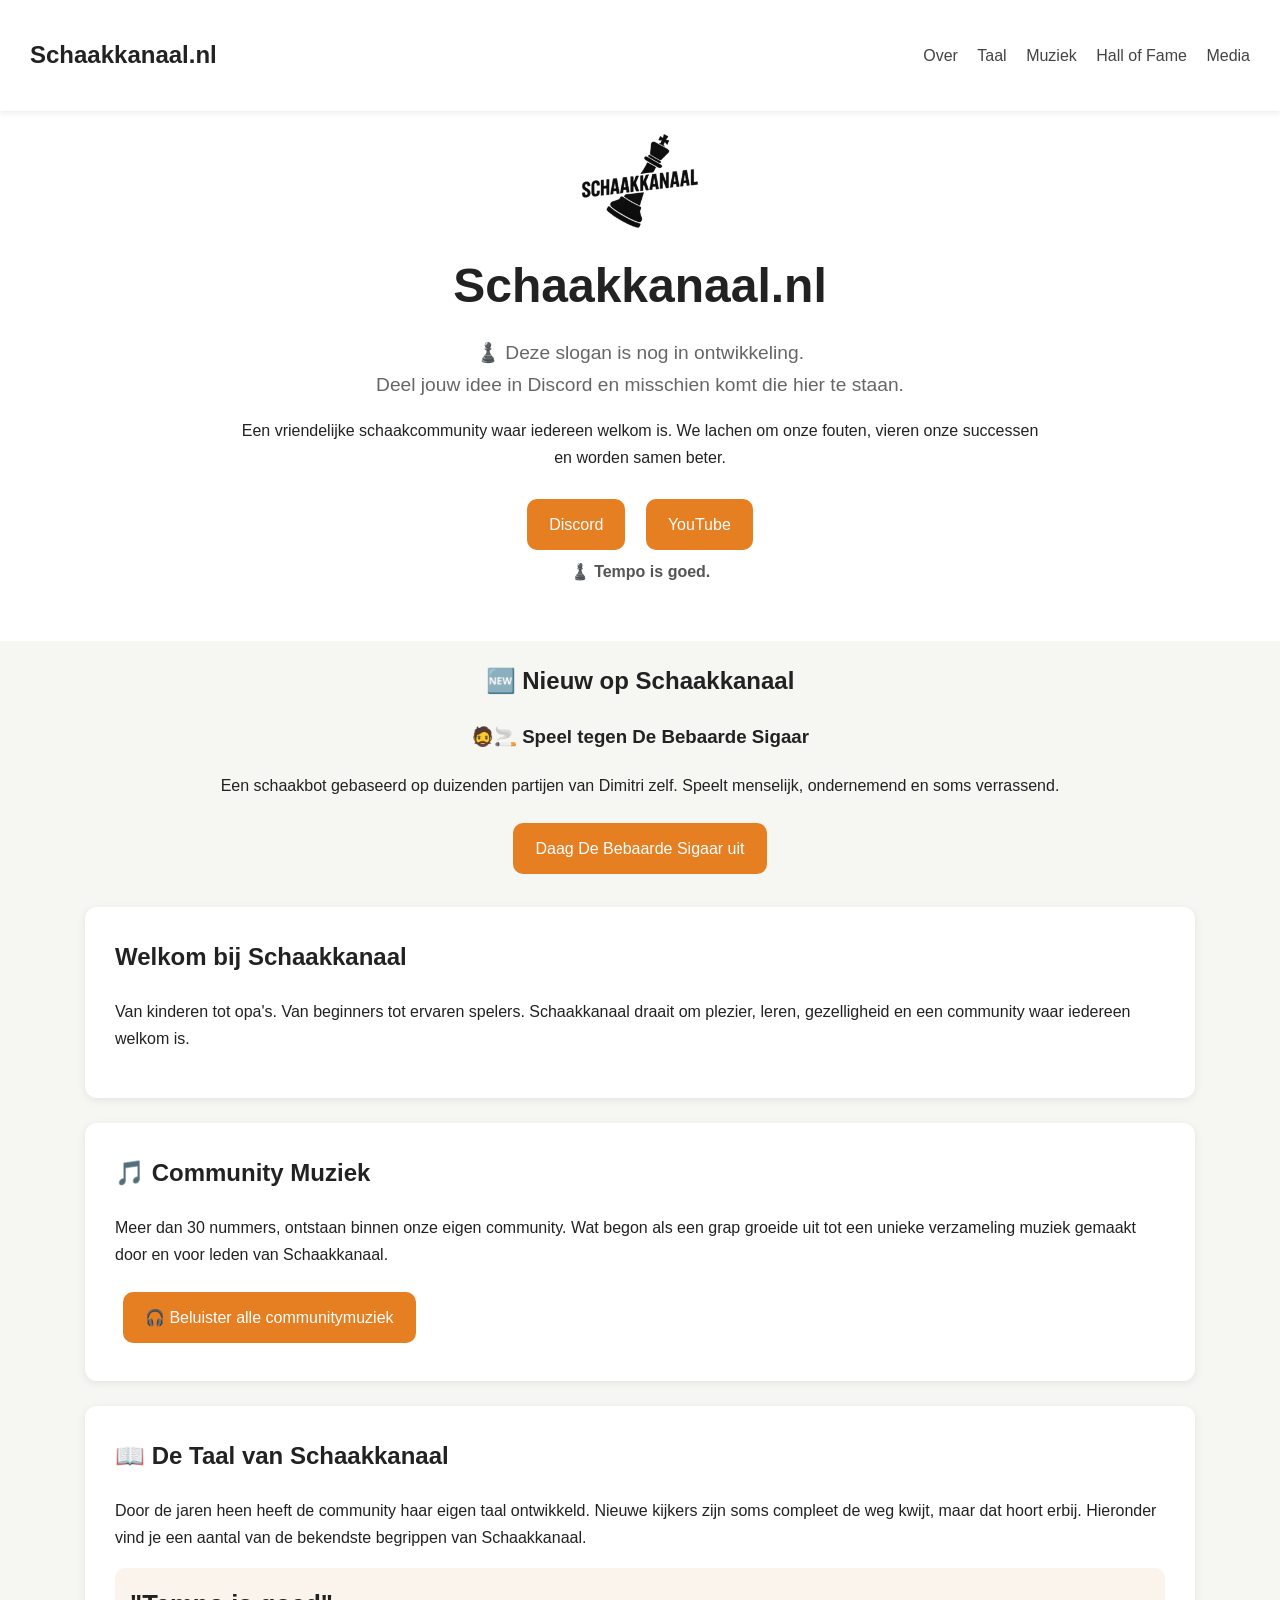
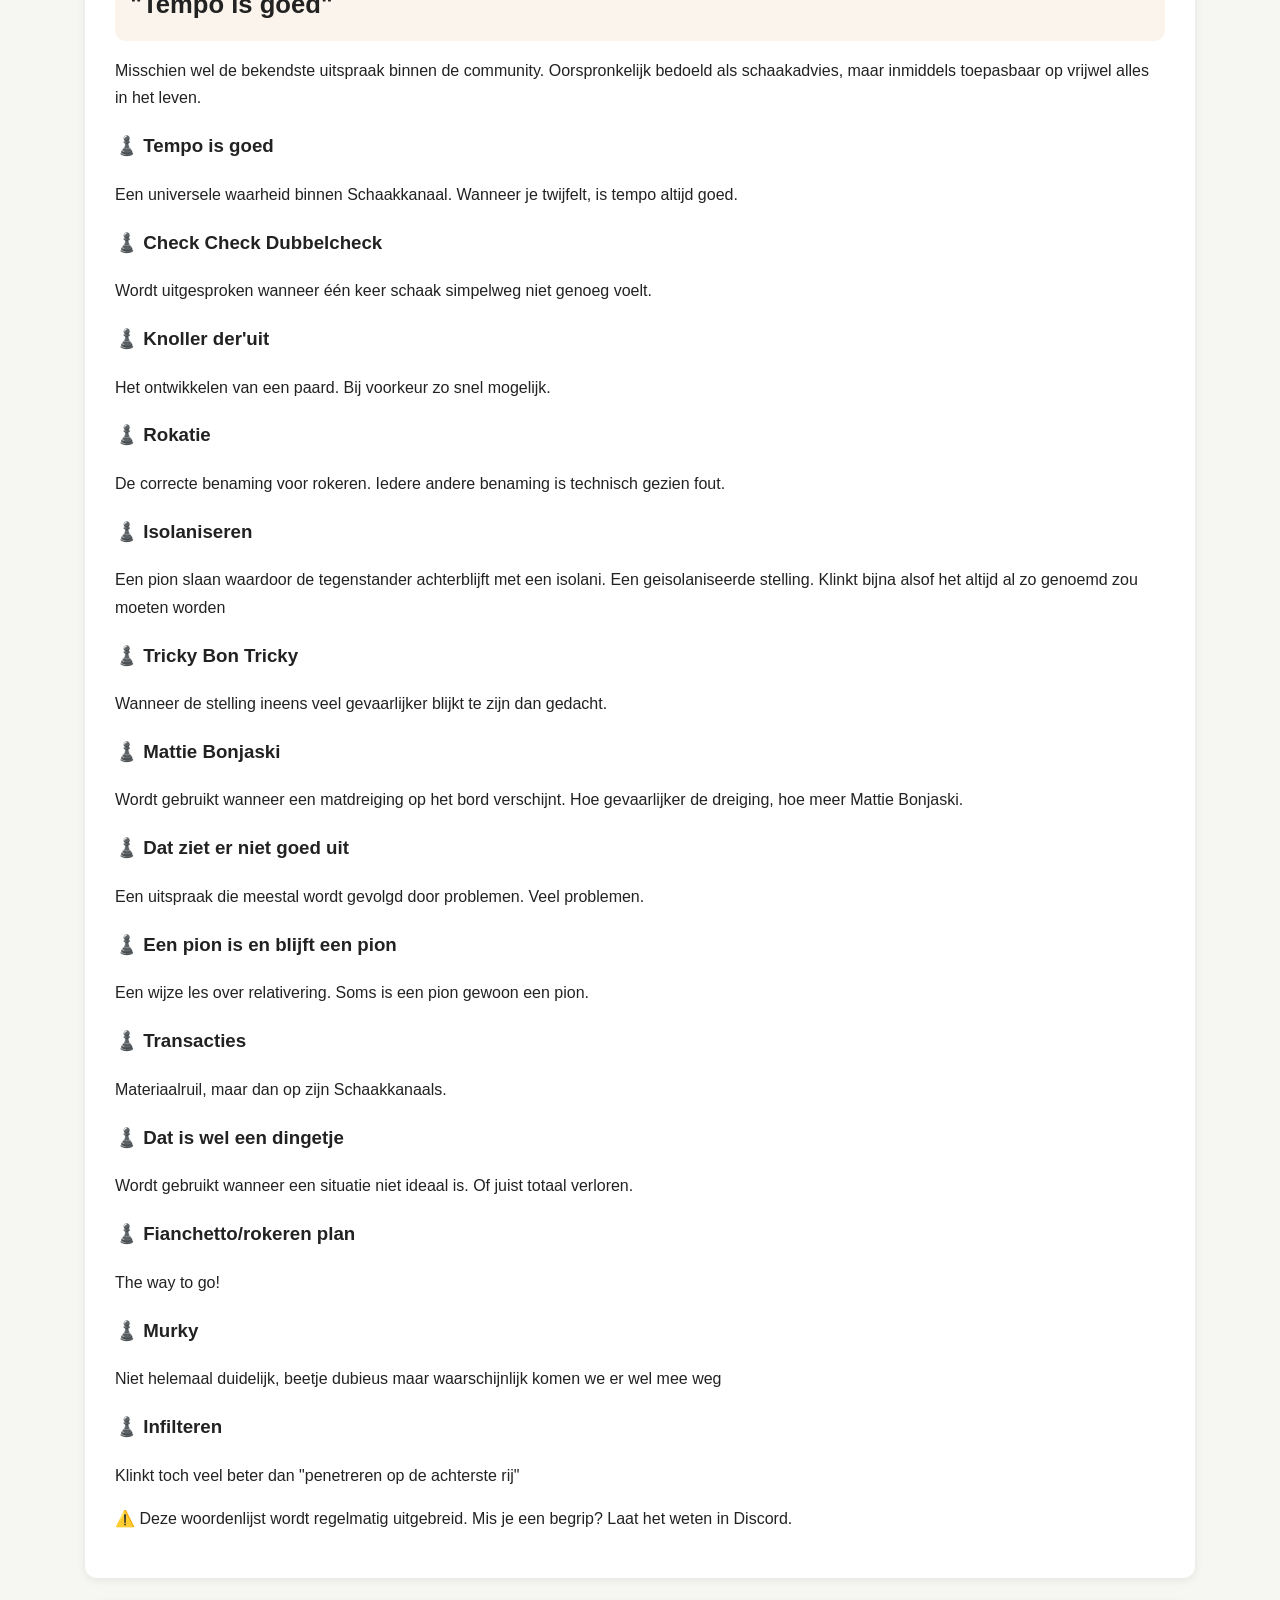
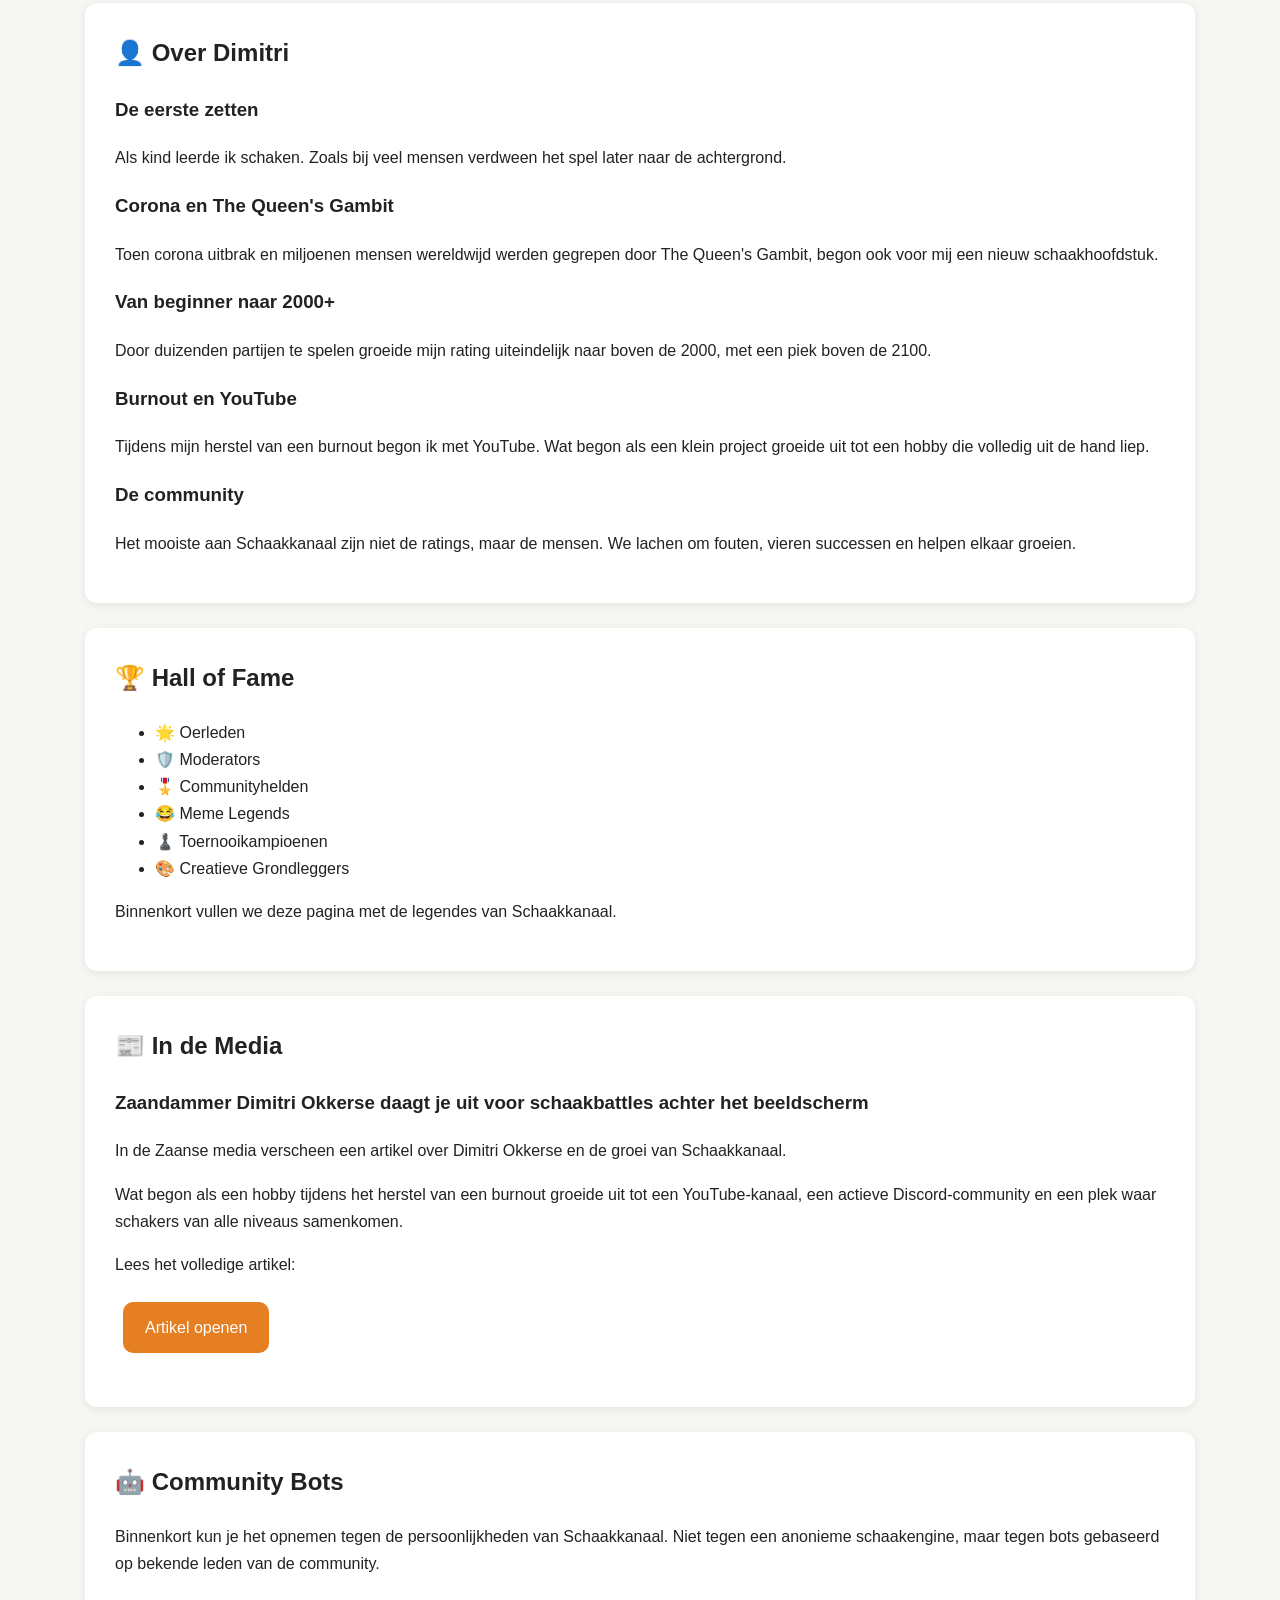
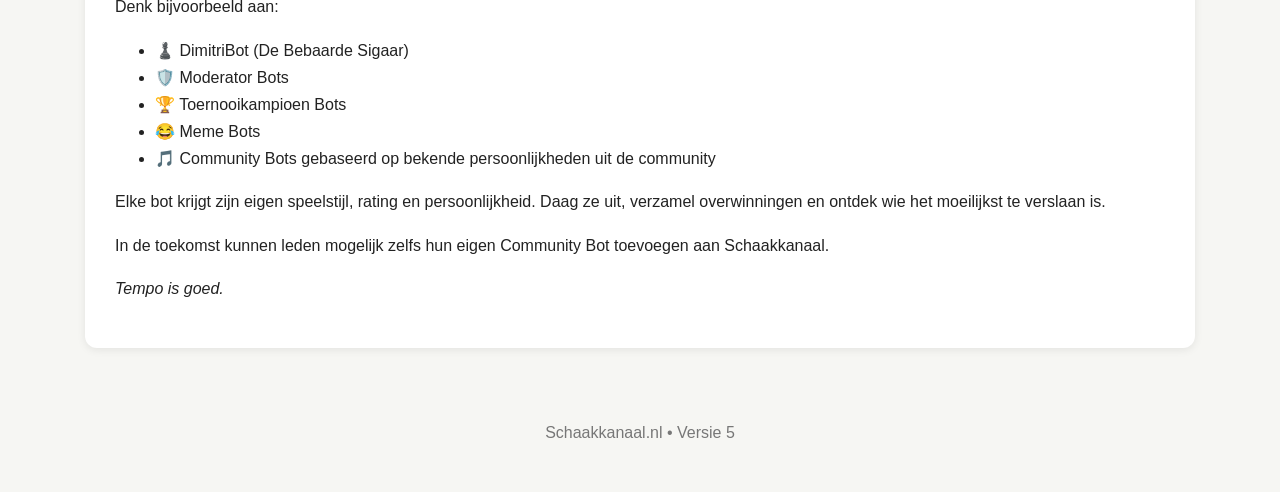
<file: index.html>
<!DOCTYPE html>
<html lang="nl">
<head>
<meta charset="UTF-8">
<meta name="viewport" content="width=device-width, initial-scale=1.0">
<title>Schaakkanaal.nl</title>
<link rel="stylesheet" href="style.css">
</head>
<body>

<nav>
  <h2>Schaakkanaal.nl</h2>
  <div>
    <a href="#over">Over</a>
    <a href="#taal">Taal</a>
    <a href="muziek.html">Muziek</a>
    <a href="#halloffame">Hall of Fame</a>
    <a href="#media">Media</a>
  </div>
</nav>

<header class="hero">

    <img src="logo.png" alt="Schaakkanaal logo" class="hero-logo">

    <h1>Schaakkanaal.nl</h1>

    <p class="subtitle">
        ♟️ Deze slogan is nog in ontwikkeling.<br>
        Deel jouw idee in Discord en misschien komt die hier te staan.
    </p>

    <p>
        Een vriendelijke schaakcommunity waar iedereen welkom is.
        We lachen om onze fouten, vieren onze successen en worden samen beter.
    </p>

    <div class="hero-buttons">

        <a class="btn"
           href="https://discord.gg/BTVNrKTU7Y"
           target="_blank">
            Discord
        </a>

        <a class="btn"
           href="https://www.youtube.com/@schaakkanaal"
           target="_blank">
            YouTube
        </a>

    </div>

    <p class="tempo-quote">
        ♟️ Tempo is goed.
    </p>

</header>

<div style="
max-width:900px;
margin:0 auto;
text-align:center;
">
<h2>🆕 Nieuw op Schaakkanaal</h2>

<h3>🧔🚬 Speel tegen De Bebaarde Sigaar</h3>

<p>
Een schaakbot gebaseerd op duizenden partijen van Dimitri zelf.
Speelt menselijk, ondernemend en soms verrassend.
</p>

<a href="communitybots.html" class="btn">
Daag De Bebaarde Sigaar uit
</a>
</div>

<section>

<h2>Welkom bij Schaakkanaal</h2>

<p>
Van kinderen tot opa's.
Van beginners tot ervaren spelers.
Schaakkanaal draait om plezier, leren, gezelligheid en een community waar iedereen welkom is.
</p>

</section>

<section id="muziek">

<h2>🎵 Community Muziek</h2>

<p>
Meer dan 30 nummers, ontstaan binnen onze eigen community.
Wat begon als een grap groeide uit tot een unieke verzameling muziek gemaakt door en voor leden van Schaakkanaal.
</p>

<a href="muziek.html" class="btn">
🎧 Beluister alle communitymuziek
</a>

</section>

<section id="taal">

<h2>📖 De Taal van Schaakkanaal</h2>

<p>
Door de jaren heen heeft de community haar eigen taal ontwikkeld.
Nieuwe kijkers zijn soms compleet de weg kwijt, maar dat hoort erbij.
Hieronder vind je een aantal van de bekendste begrippen van Schaakkanaal.
</p>

<div class="quote">
"Tempo is goed"
</div>

<p>
Misschien wel de bekendste uitspraak binnen de community.
Oorspronkelijk bedoeld als schaakadvies, maar inmiddels toepasbaar op vrijwel alles in het leven.
</p>

<h3>♟️ Tempo is goed</h3>
<p>
Een universele waarheid binnen Schaakkanaal.
Wanneer je twijfelt, is tempo altijd goed.
</p>

<h3>♟️ Check Check Dubbelcheck</h3>
<p>
Wordt uitgesproken wanneer één keer schaak simpelweg niet genoeg voelt.
</p>

<h3>♟️ Knoller der'uit</h3>
<p>
Het ontwikkelen van een paard.
Bij voorkeur zo snel mogelijk.
</p>

<h3>♟️ Rokatie</h3>
<p>
De correcte benaming voor rokeren.
Iedere andere benaming is technisch gezien fout.
</p>

<h3>♟️ Isolaniseren</h3>
<p>
Een pion slaan waardoor de tegenstander achterblijft met een isolani. Een geisolaniseerde stelling. Klinkt bijna alsof het altijd al zo genoemd zou moeten worden
</p>
  
<h3>♟️ Tricky Bon Tricky</h3>
<p>
Wanneer de stelling ineens veel gevaarlijker blijkt te zijn dan gedacht.
</p>

<h3>♟️ Mattie Bonjaski</h3>
<p>
Wordt gebruikt wanneer een matdreiging op het bord verschijnt.
Hoe gevaarlijker de dreiging, hoe meer Mattie Bonjaski.
</p>

<h3>♟️ Dat ziet er niet goed uit</h3>
<p>
Een uitspraak die meestal wordt gevolgd door problemen.
Veel problemen.
</p>

<h3>♟️ Een pion is en blijft een pion</h3>
<p>
Een wijze les over relativering.
Soms is een pion gewoon een pion.
</p>

<h3>♟️ Transacties</h3>
<p>
Materiaalruil, maar dan op zijn Schaakkanaals.
</p>

<h3>♟️ Dat is wel een dingetje</h3>
<p>
Wordt gebruikt wanneer een situatie niet ideaal is.
Of juist totaal verloren.
</p>

<h3>♟️ Fianchetto/rokeren plan</h3>
<p>
The way to go!
</p>

<h3>♟️ Murky</h3>
<p>
Niet helemaal duidelijk, beetje dubieus maar waarschijnlijk komen we er wel mee weg
</p>

<h3>♟️ Infilteren</h3>
<p>
Klinkt toch veel beter dan "penetreren op de achterste rij"
</p>

<p>
⚠️ Deze woordenlijst wordt regelmatig uitgebreid.
Mis je een begrip? Laat het weten in Discord.
</p>

</section>

<section id="over">

<h2>👤 Over Dimitri</h2>

<h3>De eerste zetten</h3>

<p>
Als kind leerde ik schaken. Zoals bij veel mensen verdween het spel later naar de achtergrond.
</p>

<h3>Corona en The Queen's Gambit</h3>

<p>
Toen corona uitbrak en miljoenen mensen wereldwijd werden gegrepen door The Queen's Gambit, begon ook voor mij een nieuw schaakhoofdstuk.
</p>

<h3>Van beginner naar 2000+</h3>

<p>
Door duizenden partijen te spelen groeide mijn rating uiteindelijk naar boven de 2000, met een piek boven de 2100.
</p>

<h3>Burnout en YouTube</h3>

<p>
Tijdens mijn herstel van een burnout begon ik met YouTube. Wat begon als een klein project groeide uit tot een hobby die volledig uit de hand liep.
</p>

<h3>De community</h3>

<p>
Het mooiste aan Schaakkanaal zijn niet de ratings, maar de mensen. We lachen om fouten, vieren successen en helpen elkaar groeien.
</p>

</section>

<section id="halloffame">

<h2>🏆 Hall of Fame</h2>

<ul>
<li>🌟 Oerleden</li>
<li>🛡️ Moderators</li>
<li>🎖️ Communityhelden</li>
<li>😂 Meme Legends</li>
<li>♟️ Toernooikampioenen</li>
<li>🎨 Creatieve Grondleggers</li>
</ul>

<p>
Binnenkort vullen we deze pagina met de legendes van Schaakkanaal.
</p>

</section>

<section id="media">

<h2>📰 In de Media</h2>

<h3>Zaandammer Dimitri Okkerse daagt je uit voor schaakbattles achter het beeldscherm</h3>

<p>
In de Zaanse media verscheen een artikel over Dimitri Okkerse en de groei van Schaakkanaal.
</p>

<p>
Wat begon als een hobby tijdens het herstel van een burnout groeide uit tot een YouTube-kanaal, een actieve Discord-community en een plek waar schakers van alle niveaus samenkomen.
</p>

<p>
Lees het volledige artikel:
</p>

<p>
<a class="btn"
href="https://www.rodi.nl/zaanstad/sport/475053/zaandammer-dimitri-okkerse-daagt-je-uit-voor-schaakbattles-achter-het-beeldscherm"
target="_blank">
Artikel openen
</a>
</p>

</section>

<section>

<h2>🤖 Community Bots</h2>

<p>
Binnenkort kun je het opnemen tegen de persoonlijkheden van Schaakkanaal.
Niet tegen een anonieme schaakengine, maar tegen bots gebaseerd op bekende leden van de community.
</p>

<p>
Denk bijvoorbeeld aan:
</p>

<ul>
<li>♟️ DimitriBot (De Bebaarde Sigaar)</li>
<li>🛡️ Moderator Bots</li>
<li>🏆 Toernooikampioen Bots</li>
<li>😂 Meme Bots</li>
<li>🎵 Community Bots gebaseerd op bekende persoonlijkheden uit de community</li>
</ul>

<p>
Elke bot krijgt zijn eigen speelstijl, rating en persoonlijkheid.
Daag ze uit, verzamel overwinningen en ontdek wie het moeilijkst te verslaan is.
</p>

<p>
In de toekomst kunnen leden mogelijk zelfs hun eigen Community Bot toevoegen aan Schaakkanaal.
</p>

<p>
<em>Tempo is goed.</em>
</p>

</section>

<footer>

<p>
Schaakkanaal.nl • Versie 5
</p>

</footer>

</body>
</html>
</file>
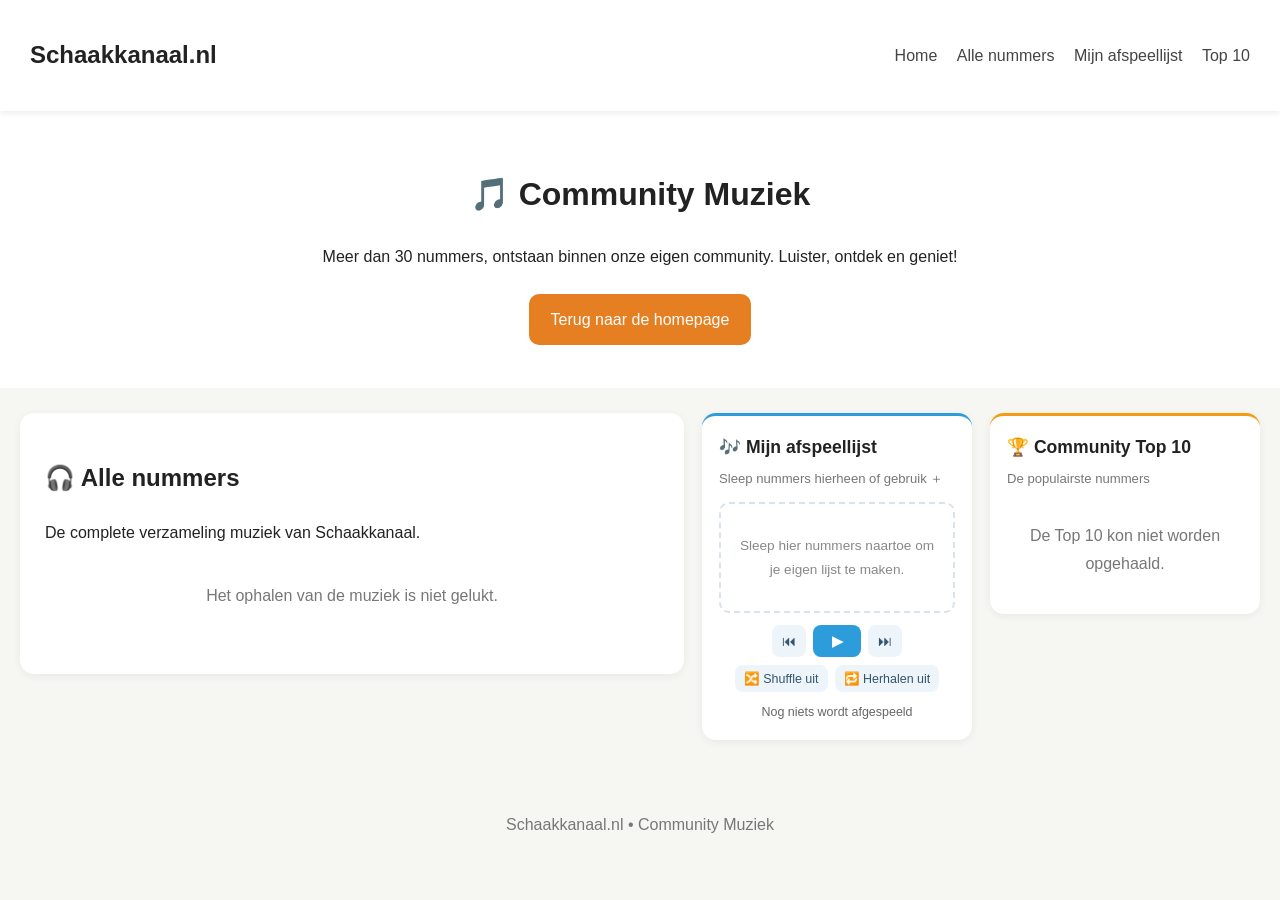
<file: muziek.html>
<!DOCTYPE html>
<html lang="nl">
<head>
  <meta charset="UTF-8">
  <meta name="viewport" content="width=device-width, initial-scale=1.0">
  <title>Community Muziek | Schaakkanaal</title>
  <link rel="stylesheet" href="style.css">

  <style>
    .music-intro {
  position: relative;
  overflow: hidden;
  text-align: center;
  padding: 35px 20px;
  background: white;
}

.music-intro > *:not(.music-chess-visualizer) {
  position: relative;
  z-index: 1;
}

.music-chess-visualizer {
  position: absolute;
  inset: 0;
  display: flex;
  align-items: center;
  justify-content: space-between;
  overflow: hidden;
  opacity: 0;
  pointer-events: none;
  transition: opacity 0.7s ease;
  padding: 0 8px;
}

.music-intro.is-playing .music-chess-visualizer {
  opacity: 1;
}

.music-chess-piece {
  flex: 1;
  min-width: 0;
  text-align: center;
  color: #81779a;
  font-size: clamp(12px, 2vw, 30px);
  opacity: 0.45;
  transform: scaleY(0.3);
  transform-origin: center;
  transition: transform 0.08s ease-out;
}



   .music-layout {
  max-width: 1400px;
  margin: 25px auto;
  padding: 0 20px;
  display: grid;
  grid-template-columns: minmax(0, 1fr) 270px 270px;
  gap: 18px;
  align-items: start;
}

    .music-container,
    .playlist-container,
    .top10-container {
      background: white;
      border-radius: 14px;
      box-shadow: 0 2px 8px rgba(0,0,0,.06);
    }

    .music-container {
      padding: 25px;
      min-width: 0;
    }

    .top10-container {
      padding: 17px;
      position: sticky;
      top: 85px;
      border-top: 3px solid #f39c12;
    }

    .playlist-container {
      padding: 17px;
      position: sticky;
      top: 85px;
      border-top: 3px solid #2d9cdb;
      min-width: 0;
    }

    .playlist-heading {
      font-size: 1.1rem;
      margin: 0 0 5px;
    }

    .playlist-description {
      font-size: .82rem;
      color: #777;
      margin: 0 0 12px;
    }

    .playlist-dropzone {
      min-height: 90px;
      border: 2px dashed #d8e3eb;
      border-radius: 10px;
      padding: 8px;
      transition: background .15s, border-color .15s;
    }

    .playlist-dropzone.drag-over {
      background: #eef8ff;
      border-color: #2d9cdb;
    }

    .playlist-empty {
      color: #888;
      font-size: .85rem;
      text-align: center;
      padding: 22px 8px;
    }

    .playlist-item {
      display: grid;
      grid-template-columns: 20px minmax(0, 1fr) 28px;
      align-items: center;
      gap: 6px;
      padding: 8px 3px;
      border-bottom: 1px solid #eee;
      cursor: grab;
    }

    .playlist-item:last-child { border-bottom: none; }
    .playlist-item.dragging { opacity: .4; }
    .playlist-number { color: #888; font-size: .78rem; }

    .playlist-song-title {
      font-size: .82rem;
      font-weight: 600;
      overflow-wrap: anywhere;
      line-height: 1.3;
    }

    .playlist-remove {
      border: 0;
      background: transparent;
      color: #999;
      cursor: pointer;
      font-size: 1.1rem;
      border-radius: 6px;
      width: 27px;
      height: 27px;
    }

    .playlist-remove:hover {
      background: #fff0ed;
      color: #b33a25;
    }

    .playlist-controls {
      display: flex;
      align-items: center;
      justify-content: center;
      gap: 7px;
      margin: 12px 0 8px;
    }

    .playlist-controls button,
    .playlist-mode button {
      border: 0;
      border-radius: 8px;
      background: #eef5fa;
      color: #31566e;
      cursor: pointer;
      padding: 8px 10px;
      font-size: .9rem;
    }

    .playlist-controls button:hover,
    .playlist-mode button:hover {
      background: #dcecf7;
    }

    .playlist-controls .playlist-main-button {
      background: #2d9cdb;
      color: white;
      font-weight: 700;
      min-width: 48px;
    }

    .playlist-controls .playlist-main-button:hover {
      background: #2187c2;
    }

    .playlist-mode {
      display: flex;
      justify-content: center;
      gap: 7px;
    }

    .playlist-mode button {
      font-size: .78rem;
      padding: 6px 9px;
    }

    .playlist-mode button.active {
      background: #d9efff;
      color: #126da3;
      box-shadow: inset 0 0 0 1px #8bc8ed;
    }

    .playlist-now-playing {
      min-height: 18px;
      margin-top: 10px;
      color: #666;
      text-align: center;
      font-size: .78rem;
      overflow-wrap: anywhere;
    }

    .add-to-playlist {
      border: 0;
      border-radius: 7px;
      background: #eaf5fc;
      color: #1678b5;
      padding: 7px 9px;
      cursor: pointer;
      font-size: .82rem;
      font-weight: 700;
      white-space: nowrap;
    }

    .add-to-playlist:hover {
      background: #d5ebf9;
    }

    .music-row[draggable="true"] {
      cursor: grab;
    }

    .music-row.dragging {
      opacity: .45;
    }

    .top10-heading {
      font-size: 1.1rem;
      margin: 0 0 5px;
    }

    .top10-description {
      font-size: .82rem;
      color: #777;
      margin: 0 0 12px;
    }

    .music-list {
      display: flex;
      flex-direction: column;
      margin-top: 20px;
    }

    .music-row {
      display: grid;
      grid-template-columns: minmax(150px, 1fr) minmax(180px, 300px) 135px 40px;
      align-items: center;
      gap: 20px;
      padding: 12px 10px;
      border-bottom: 1px solid #eeeeee;
    }

    .music-row:last-child {
      border-bottom: none;
    }

    .music-title {
      font-weight: 600;
      color: #292929;
    }

    .music-artist {
  display: block;
  font-size: 11px;
  font-weight: 400;
  color: #888;
  margin-top: 2px;
  line-height: 1.3;
}

    .music-row audio {
      width: 100%;
      height: 38px;
    }

    .music-vote {
      display: flex;
      align-items: center;
      justify-content: flex-end;
      gap: 10px;
      white-space: nowrap;
    }

    .music-likes {
      color: #777;
      font-size: .95rem;
    }

    .vote-button {
      border: none;
      border-radius: 8px;
      background: #f39c12;
      color: white;
      padding: 9px 13px;
      font-size: .9rem;
      font-weight: 600;
      cursor: pointer;
    }

    .vote-button:hover {
      background: #df8b0b;
    }

    .music-status {
      text-align: center;
      padding: 20px;
      color: #777;
    }

    .vote-message {
      text-align: center;
      margin: 15px 0;
      padding: 12px;
      border-radius: 8px;
      display: none;
    }

    .vote-message.success {
      display: block;
      background: #e8f7ec;
      color: #26733b;
    }

    .vote-message.error {
      display: block;
      background: #fff0ed;
      color: #b33a25;
    }

    .top10-list {
      list-style: none;
      padding: 0;
      margin: 0;
    }

    .top10-item {
      display: grid;
      grid-template-columns: 23px minmax(0, 1fr) auto;
      align-items: center;
      gap: 6px;
      padding: 9px 2px;
      border-bottom: 1px solid #eeeeee;
    }

    .top10-item:last-child {
      border-bottom: none;
    }

    .top10-position {
      font-size: .8rem;
      font-weight: 700;
      color: #e99513;
    }

    .top10-title {
      font-size: .82rem;
      font-weight: 600;
      color: #292929;
      line-height: 1.3;
      overflow-wrap: anywhere;
    }

    .top10-controls {
      display: flex;
      align-items: center;
      gap: 5px;
    }

    .top10-likes {
      font-size: .78rem;
      color: #777;
      white-space: nowrap;
    }

    .top10-play {
      border: none;
      border-radius: 50%;
      width: 27px;
      height: 27px;
      background: #fff1d9;
      color: #d98200;
      cursor: pointer;
      font-size: .75rem;
      flex-shrink: 0;
    }

    .top10-play:hover {
      background: #f39c12;
      color: white;
    }

    .top10-play:disabled {
      opacity: .4;
      cursor: not-allowed;
    }

    @media (max-width: 1150px) and (min-width: 851px) {
      .music-layout {
        grid-template-columns: minmax(0, 1fr) 280px;
      }

      .music-container {
        grid-column: 1 / -1;
      }

      .playlist-container,
      .top10-container {
        position: static;
      }
    }

    @media (max-width: 850px) {
      .music-layout {
        grid-template-columns: 1fr;
      }

      .playlist-container {
        position: static;
        order: 0;
      }

      .top10-container {
        position: static;
        order: 1;
      }

      .music-container {
        order: 2;
      }

      .top10-list {
        display: grid;
        grid-template-columns: 1fr 1fr;
        column-gap: 15px;
      }
    }

    @media (max-width: 650px) {
      .music-layout {
        margin: 15px auto;
        padding: 0 12px;
        gap: 15px;
      }

      .music-container,
      .playlist-container,
      .top10-container {
        padding: 15px;
      }

      .music-row {
        grid-template-columns: 1fr auto;
        gap: 8px 12px;
      }

      .music-title {
        grid-column: 1;
      }

      .music-row audio {
        grid-column: 1 / -1;
        grid-row: 2;
      }

      .music-vote {
        grid-column: 2;
        grid-row: 1;
        gap: 6px;
      }

      .add-to-playlist {
        grid-column: 2;
        grid-row: 3;
        justify-self: end;
      }

      .vote-button {
        padding: 7px 9px;
        font-size: .8rem;
      }

      .music-likes {
        font-size: .85rem;
      }

      .top10-list {
        grid-template-columns: 1fr;
      }
    }
  </style>
</head>

<body>

<nav>
  <h2>Schaakkanaal.nl</h2>
  <div>
    <a href="index.html">Home</a>
    <a href="#nummers">Alle nummers</a>
    <a href="#mijnAfspeellijst">Mijn afspeellijst</a>
    <a href="#top10">Top 10</a>
  </div>
</nav>

<header class="music-intro">
<div class="music-chess-visualizer" id="musicChessVisualizer" aria-hidden="true"></div>
  
  <h1>🎵 Community Muziek</h1>
  <p>
    Meer dan 30 nummers, ontstaan binnen onze eigen community.
    Luister, ontdek en geniet!
  </p>
  <a href="index.html" class="btn">Terug naar de homepage</a>
</header>

<div class="music-layout">

  <main class="music-container" id="nummers">
    <h2>🎧 Alle nummers</h2>
    <p>De complete verzameling muziek van Schaakkanaal.</p>

    <div id="voteMessage" class="vote-message"></div>

    <div id="musicStatus" class="music-status">
      Muzieknummers ophalen...
    </div>

    <div id="musicList" class="music-list"></div>
  </main>

  <aside class="playlist-container" id="mijnAfspeellijst">
    <h2 class="playlist-heading">🎶 Mijn afspeellijst</h2>
    <p class="playlist-description">Sleep nummers hierheen of gebruik ＋</p>

    <div id="playlistDropzone" class="playlist-dropzone">
      <div id="playlistEmpty" class="playlist-empty">
        Sleep hier nummers naartoe om je eigen lijst te maken.
      </div>
      <ol id="playlistList" class="top10-list"></ol>
    </div>

    <div class="playlist-controls">
      <button type="button" id="playlistPrevious" title="Vorig nummer">⏮</button>
      <button type="button" id="playlistPlay" class="playlist-main-button" title="Afspelen">▶</button>
      <button type="button" id="playlistNext" title="Volgend nummer">⏭</button>
    </div>

    <div class="playlist-mode">
      <button type="button" id="playlistShuffle" aria-pressed="false">🔀 Shuffle uit</button>
      <button type="button" id="playlistRepeat" aria-pressed="false">🔁 Herhalen uit</button>
    </div>

    <div id="playlistNowPlaying" class="playlist-now-playing">Nog niets wordt afgespeeld</div>
  </aside>

  <aside class="top10-container" id="top10">
    <h2 class="top10-heading">🏆 Community Top 10</h2>
    <p class="top10-description">De populairste nummers</p>

    <div id="top10Status" class="music-status">
      Laden...
    </div>

    <ol id="top10List" class="top10-list"></ol>
  </aside>

</div>

<footer>
  <p>Schaakkanaal.nl • Community Muziek</p>
</footer>
<script>
const API = "https://api.schaakkanaal.nl/api";

let voting = false;
const audioPlayers = new Map();
let allSongs = [];
let playlistIds = [];
let playlistIndex = -1;
let playlistShuffle = false;
let playlistRepeat = false;
let draggedSongId = null;
let draggedPlaylistIndex = null;

const PLAYLIST_STORAGE_KEY = "schaakkanaal-community-playlist";
  function updateMusicVisualizer() {
  const intro = document.querySelector(".music-intro");
  const isPlaying = Array.from(audioPlayers.values()).some(
    player => !player.paused && !player.ended
  );

  intro?.classList.toggle("is-playing", isPlaying);
}
const chessPieceSymbols = ["♟", "♜", "♞", "♝", "♛", "♚"];

const visualizerElement = document.getElementById("musicChessVisualizer");
const visualizerPieces = [];

for (let i = 0; i < 24; i++) {
  const piece = document.createElement("span");
  piece.className = "music-chess-piece";
  piece.textContent = chessPieceSymbols[i % chessPieceSymbols.length];

  visualizerElement.appendChild(piece);
  visualizerPieces.push(piece);
}

let audioContext = null;
let audioAnalyser = null;
let visualizerAnimation = null;

const connectedAudioPlayers = new WeakSet();
const frequencyData = new Uint8Array(128);

function connectAudioToVisualizer(audio) {
  if (!audioContext) {
    audioContext = new AudioContext();
    audioAnalyser = audioContext.createAnalyser();
    audioAnalyser.fftSize = 256;
    audioAnalyser.smoothingTimeConstant = 0.55;
    audioAnalyser.connect(audioContext.destination);
  }

  if (!connectedAudioPlayers.has(audio)) {
    const source = audioContext.createMediaElementSource(audio);
    source.connect(audioAnalyser);
    connectedAudioPlayers.add(audio);
  }

  audioContext.resume();
  startChessVisualizer();
}

function startChessVisualizer() {
  if (visualizerAnimation) return;

  function animate() {
    if (!audioAnalyser) return;

    audioAnalyser.getByteFrequencyData(frequencyData);

   visualizerPieces.forEach((piece, index) => {
  const position = index / (visualizerPieces.length - 1);

  const frequencyIndex = Math.floor(
    2 + Math.pow(position, 1.15) * 85
  );

  const rawIntensity = frequencyData[frequencyIndex] / 255;
  const intensity = Math.pow(rawIntensity, 0.55);

  const height = 0.55 + intensity * 2.8;
  const movement = (0.5 - intensity) * 18;

  piece.style.transform =
    `translateY(${movement}px) scaleY(${height})`;
});

    const musicPlaying = Array.from(audioPlayers.values()).some(
      player => !player.paused && !player.ended
    );

    if (musicPlaying) {
      visualizerAnimation = requestAnimationFrame(animate);
    } else {
      visualizerPieces.forEach(piece => {
        piece.style.transform = "scaleY(0.25)";
      });

      visualizerAnimation = null;
    }
  }

  visualizerAnimation = requestAnimationFrame(animate);
}
  
function showVoteMessage(message, type) {
  const element = document.getElementById("voteMessage");
  element.textContent = message;
  element.className = "vote-message " + type;
}

async function loadSongs() {
  const status = document.getElementById("musicStatus");
  const list = document.getElementById("musicList");

  try {
    const response = await fetch(`${API}/songs`);

    if (!response.ok) {
      throw new Error("Muziek ophalen mislukt");
    }

    const songs = await response.json();
    allSongs = songs;

    list.replaceChildren();
    audioPlayers.clear();

    status.textContent = songs.length + " nummers gevonden.";

    songs.forEach(song => {
      const row = document.createElement("div");
      row.className = "music-row";
      row.draggable = true;
      row.dataset.songId = String(song.id);

      row.addEventListener("dragstart", event => {
        draggedSongId = String(song.id);
        row.classList.add("dragging");
        event.dataTransfer.effectAllowed = "copy";
        event.dataTransfer.setData("text/plain", String(song.id));
      });

      row.addEventListener("dragend", () => {
        draggedSongId = null;
        row.classList.remove("dragging");
      });

      const title = document.createElement("div");
      title.className = "music-title";
      const songTitle = document.createElement("span");
songTitle.textContent = "🎵 " + song.title;
title.appendChild(songTitle);

if (song.artist) {
  const artist = document.createElement("span");
  artist.className = "music-artist";
  artist.textContent = song.artist;
  title.appendChild(artist);
}

      const audio = document.createElement("audio");
      audio.controls = true;
      audio.preload = "none";
      audio.setAttribute("controlsList", "nodownload");

      const source = document.createElement("source");

      // Muziekbestanden staan in de map 'muziek'
      source.src = "muziek/" + encodeURIComponent(song.filename);
      source.type = "audio/mpeg";

      audio.appendChild(source);
      audioPlayers.set(String(song.id), audio);

     audio.addEventListener("ended", () => {
  if (
    playlistIndex >= 0 &&
    playlistIds[playlistIndex] === String(song.id)
  ) {
    playNextPlaylistTrack();
  }

  updateMusicVisualizer();
});

audio.addEventListener("play", () => {
  connectAudioToVisualizer(audio);
  updateMusicVisualizer();

  if (
    playlistIndex >= 0 &&
    playlistIds[playlistIndex] === String(song.id)
  ) {
    renderPlaylist();
  }
});

audio.addEventListener("pause", () => {
  updateMusicVisualizer();

  if (
    playlistIndex >= 0 &&
    playlistIds[playlistIndex] === String(song.id)
  ) {
    renderPlaylist();
  }
});

      const voteArea = document.createElement("div");
      voteArea.className = "music-vote";

      const likes = document.createElement("span");
      likes.className = "music-likes";
      likes.textContent = "👍 " + song.likes;

      const voteButton = document.createElement("button");
      voteButton.className = "vote-button";
      voteButton.textContent = "👍 Like";

      voteButton.addEventListener("click", () => {
        voteForSong(song.id);
      });

      voteArea.appendChild(likes);
      voteArea.appendChild(voteButton);

      const addButton = document.createElement("button");
      addButton.className = "add-to-playlist";
      addButton.type = "button";
      addButton.textContent = "＋";
      addButton.title = "Voeg toe aan mijn afspeellijst";

      addButton.addEventListener("click", () => {
        addToPlaylist(song.id);
      });

      row.appendChild(title);
      row.appendChild(audio);
      row.appendChild(voteArea);
      row.appendChild(addButton);

      list.appendChild(row);
    });

    // Verwijder nummers die niet meer in de muziekbibliotheek staan.
    const validIds = new Set(
      allSongs.map(song => String(song.id))
    );

    playlistIds = playlistIds.filter(id =>
      validIds.has(String(id))
    );

    savePlaylist();
    renderPlaylist();

  } catch (error) {
    status.textContent = "Het ophalen van de muziek is niet gelukt.";
    console.error(error);
  }
}

async function loadTop10() {
  const status = document.getElementById("top10Status");
  const list = document.getElementById("top10List");

  try {
    const response = await fetch(`${API}/top10`);

    if (!response.ok) {
      throw new Error("Top 10 ophalen mislukt");
    }

    const songs = await response.json();

    list.replaceChildren();

    if (songs.length === 0) {
      status.textContent = "Nog geen stemmen.";
      return;
    }

    status.textContent = "";

    songs.forEach((song, index) => {
      const item = document.createElement("li");
      item.className = "top10-item";

      const position = document.createElement("span");
      position.className = "top10-position";
      position.textContent = "#" + (index + 1);

      const title = document.createElement("span");
      title.className = "top10-title";
      title.textContent = song.title;

      const controls = document.createElement("div");
      controls.className = "top10-controls";

      const likes = document.createElement("span");
      likes.className = "top10-likes";
      likes.textContent = "👍 " + song.likes;

      const playButton = document.createElement("button");
      playButton.className = "top10-play";
      playButton.textContent = "▶";
      playButton.title = "Speel dit nummer af";

      const audio = audioPlayers.get(String(song.id));

      if (!audio) {
        playButton.disabled = true;
      }

      playButton.addEventListener("click", async () => {
        const player = audioPlayers.get(String(song.id));

        if (!player) return;

        document.querySelectorAll(".music-row audio").forEach(other => {
          if (other !== player) {
            other.pause();
          }
        });

        player.scrollIntoView({
          behavior: "smooth",
          block: "center"
        });

        try {
          player.currentTime = 0;
          await player.play();
        } catch (error) {
          showVoteMessage(
            "Het nummer kon niet worden afgespeeld.",
            "error"
          );
        }
      });

      controls.appendChild(likes);
      controls.appendChild(playButton);

      item.appendChild(position);
      item.appendChild(title);
      item.appendChild(controls);

      list.appendChild(item);
    });

  } catch (error) {
    status.textContent = "De Top 10 kon niet worden opgehaald.";
    console.error(error);
  }
}

function savePlaylist() {
  try {
    localStorage.setItem(
      PLAYLIST_STORAGE_KEY,
      JSON.stringify(playlistIds)
    );
  } catch (error) {
    console.warn(
      "Afspeellijst kon niet lokaal worden opgeslagen.",
      error
    );
  }
}

function getPlaylistSongs() {
  return playlistIds
    .map(id =>
      allSongs.find(song => String(song.id) === String(id))
    )
    .filter(Boolean);
}

function addToPlaylist(songId) {
  const id = String(songId);

  if (playlistIds.includes(id)) {
    showVoteMessage(
      "Dit nummer staat al in je afspeellijst.",
      "error"
    );
    return;
  }

  playlistIds.push(id);

  savePlaylist();
  renderPlaylist();

  showVoteMessage(
    "Nummer toegevoegd aan je afspeellijst.",
    "success"
  );
}

function removeFromPlaylist(songId) {
  const id = String(songId);
  const removedIndex = playlistIds.indexOf(id);

  if (removedIndex === -1) return;

  playlistIds.splice(removedIndex, 1);

  if (removedIndex < playlistIndex) {
    playlistIndex--;
  }

  if (playlistIndex >= playlistIds.length) {
    playlistIndex = playlistIds.length - 1;
  }

  if (playlistIds.length === 0) {
    stopPlaylist();
  } else {
    savePlaylist();
    renderPlaylist();
  }

  savePlaylist();
  renderPlaylist();
}
  function renderPlaylist() {
  const list = document.getElementById("playlistList");
  const empty = document.getElementById("playlistEmpty");
  const songs = getPlaylistSongs();

  list.replaceChildren();
  empty.style.display = songs.length ? "none" : "block";

  songs.forEach((song, index) => {
    const item = document.createElement("li");
    item.className = "playlist-item";
    item.draggable = true;
    item.dataset.index = String(index);

    const number = document.createElement("span");
    number.className = "playlist-number";
    number.textContent = String(index + 1) + ".";

    const title = document.createElement("span");
    title.className = "playlist-song-title";
    title.textContent = song.title;

    if (index === playlistIndex) {
      title.style.color = "#1678b5";
    }

    const remove = document.createElement("button");
    remove.className = "playlist-remove";
    remove.type = "button";
    remove.textContent = "×";
    remove.title = "Verwijder uit afspeellijst";

    remove.addEventListener("click", () => {
      removeFromPlaylist(song.id);
    });

    item.addEventListener("dragstart", event => {
      draggedPlaylistIndex = index;
      item.classList.add("dragging");
      event.dataTransfer.effectAllowed = "move";
      event.dataTransfer.setData(
        "text/plain",
        "playlist:" + index
      );
    });

    item.addEventListener("dragend", () => {
      draggedPlaylistIndex = null;
      item.classList.remove("dragging");
    });

    item.addEventListener("dragover", event => {
      event.preventDefault();
    });

    item.addEventListener("drop", event => {
      event.preventDefault();

      if (
        draggedPlaylistIndex === null ||
        draggedPlaylistIndex === index
      ) {
        return;
      }

      const moved = playlistIds.splice(
        draggedPlaylistIndex,
        1
      )[0];

      playlistIds.splice(index, 0, moved);

      if (playlistIndex === draggedPlaylistIndex) {
        playlistIndex = index;
      } else if (
        draggedPlaylistIndex < playlistIndex &&
        index >= playlistIndex
      ) {
        playlistIndex--;
      } else if (
        draggedPlaylistIndex > playlistIndex &&
        index <= playlistIndex
      ) {
        playlistIndex++;
      }

      savePlaylist();
      renderPlaylist();
    });

    item.append(number, title, remove);
    list.appendChild(item);
  });

  document.getElementById("playlistPlay").textContent =
    playlistIndex >= 0 &&
    audioPlayers.get(playlistIds[playlistIndex])?.paused === false
      ? "⏸"
      : "▶";

  document.getElementById("playlistShuffle")
    .classList.toggle("active", playlistShuffle);

  document.getElementById("playlistShuffle").textContent =
    playlistShuffle ? "🔀 Shuffle aan" : "🔀 Shuffle uit";

  document.getElementById("playlistShuffle")
    .setAttribute("aria-pressed", String(playlistShuffle));

  document.getElementById("playlistRepeat")
    .classList.toggle("active", playlistRepeat);

  document.getElementById("playlistRepeat").textContent =
    playlistRepeat ? "🔁 Herhalen aan" : "🔁 Herhalen uit";

  document.getElementById("playlistRepeat")
    .setAttribute("aria-pressed", String(playlistRepeat));
}

function pauseOtherPlayers(activePlayer) {
  audioPlayers.forEach(player => {
    if (player !== activePlayer) {
      player.pause();
    }
  });
}

async function playPlaylistIndex(index) {
  const songs = getPlaylistSongs();

  if (!songs.length) {
    document.getElementById("playlistNowPlaying").textContent =
      "Voeg eerst nummers toe aan je lijst";
    return;
  }

  if (index < 0 || index >= songs.length) return;

  playlistIndex = index;

  const song = songs[index];
  const player = audioPlayers.get(String(song.id));

  if (!player) return;

  pauseOtherPlayers(player);

  document.getElementById("playlistNowPlaying").textContent =
    "▶ " + song.title;

  renderPlaylist();

  try {
    player.currentTime = 0;
    await player.play();
  } catch (error) {
    document.getElementById("playlistNowPlaying").textContent =
      "Afspelen is niet gelukt. Druk nogmaals op play.";

    console.error(error);
  }
}

function playNextPlaylistTrack() {
  const songs = getPlaylistSongs();

  if (!songs.length) return;

  if (playlistShuffle && songs.length > 1) {
    let nextIndex = playlistIndex;

    while (nextIndex === playlistIndex) {
      nextIndex = Math.floor(Math.random() * songs.length);
    }

    playPlaylistIndex(nextIndex);
    return;
  }

  const nextIndex = playlistIndex + 1;

  if (nextIndex < songs.length) {
    playPlaylistIndex(nextIndex);
  } else if (playlistRepeat) {
    playPlaylistIndex(0);
  } else {
    playlistIndex = -1;

    document.getElementById("playlistNowPlaying").textContent =
      "Afspeellijst afgelopen";

    renderPlaylist();
  }
}

function stopPlaylist() {
  pauseOtherPlayers(null);
  playlistIndex = -1;

  document.getElementById("playlistNowPlaying").textContent =
    "Nog niets wordt afgespeeld";

  renderPlaylist();
}

function setupPlaylist() {
  try {
    const saved = JSON.parse(
      localStorage.getItem(PLAYLIST_STORAGE_KEY) || "[]"
    );

    if (Array.isArray(saved)) {
      playlistIds = saved.map(String);
    }
  } catch (error) {
    playlistIds = [];
  }

  const dropzone = document.getElementById("playlistDropzone");

  dropzone.addEventListener("dragover", event => {
    event.preventDefault();
    dropzone.classList.add("drag-over");
  });

  dropzone.addEventListener("dragleave", event => {
    if (!dropzone.contains(event.relatedTarget)) {
      dropzone.classList.remove("drag-over");
    }
  });

  dropzone.addEventListener("drop", event => {
    event.preventDefault();
    dropzone.classList.remove("drag-over");

    const transfer = event.dataTransfer.getData("text/plain");

    if (transfer.startsWith("playlist:")) {
      return;
    }

    const id = draggedSongId || transfer;

    if (id) {
      addToPlaylist(id);
    }
  });

  document.getElementById("playlistPlay")
    .addEventListener("click", async () => {
      const songs = getPlaylistSongs();

      if (!songs.length) return;

      const current =
        playlistIndex >= 0
          ? audioPlayers.get(playlistIds[playlistIndex])
          : null;

      if (current && !current.paused) {
        current.pause();
        renderPlaylist();
        return;
      }

      if (playlistIndex >= 0 && current) {
        pauseOtherPlayers(current);

        try {
          await current.play();
          renderPlaylist();
        } catch (error) {
          console.error(error);
        }
      } else {
        playPlaylistIndex(0);
      }
    });

  document.getElementById("playlistPrevious")
    .addEventListener("click", () => {
      if (playlistIndex > 0) {
        playPlaylistIndex(playlistIndex - 1);
      } else if (playlistRepeat && playlistIds.length) {
        playPlaylistIndex(playlistIds.length - 1);
      }
    });

  document.getElementById("playlistNext")
    .addEventListener("click", playNextPlaylistTrack);

  document.getElementById("playlistShuffle")
    .addEventListener("click", () => {
      playlistShuffle = !playlistShuffle;
      renderPlaylist();
    });

  document.getElementById("playlistRepeat")
    .addEventListener("click", () => {
      playlistRepeat = !playlistRepeat;
      renderPlaylist();
    });

  renderPlaylist();
}

async function voteForSong(songId) {
  if (voting) return;

  voting = true;

  try {
    const response = await fetch(`${API}/vote`, {
      method: "POST",
      headers: {
        "Content-Type": "application/json"
      },
      body: JSON.stringify({
        songId: songId
      })
    });

    const result = await response.json();

    if (!response.ok) {
      throw new Error(
        result.error || "Stemmen is niet gelukt."
      );
    }

    showVoteMessage(
      "❤️ Bedankt voor je stem! Je stem is opgeslagen.",
      "success"
    );

    await loadSongs();
    await loadTop10();

  } catch (error) {
    showVoteMessage(error.message, "error");
  } finally {
    voting = false;
  }
}

async function initializeMusicPage() {
  setupPlaylist();
  await loadSongs();
  await loadTop10();
}

initializeMusicPage();
</script>

</body>
</html>
</file>
<file: style.css>
body{
    font-family:Segoe UI,Arial,sans-serif;
    background:#f6f6f3;
    color:#222;
    margin:0;
    line-height:1.7;
}

nav{
    display:flex;
    justify-content:space-between;
    align-items:center;
    background:#fff;
    padding:15px 30px;
    box-shadow:0 2px 6px rgba(0,0,0,.08);
    position:sticky;
    top:0;
    z-index:100;
}

nav a{
    text-decoration:none;
    color:#444;
    margin-left:15px;
    font-weight:500;
}

nav a:hover{
    color:#e67e22;
}

.hero{
    text-align:center;
    padding:20px 20px 40px 20px;
    background:#fff;
}

.hero-logo{
    width:120px;
    height:auto;
    display:block;
    margin:0 auto 15px auto;
}

.hero h1{
    font-size:3rem;
    margin:10px 0;
}

.subtitle{
    font-size:1.2rem;
    color:#666;
    margin-bottom:20px;
}

.hero p{
    max-width:800px;
    margin:0 auto 15px auto;
}

.hero-buttons{
    margin-top:20px;
}

.btn{
    display:inline-block;
    margin:8px;
    padding:12px 22px;
    background:#e67e22;
    color:#fff;
    text-decoration:none;
    border-radius:10px;
    transition:.2s;
}

.btn:hover{
    transform:translateY(-2px);
    opacity:.95;
}

.tempo-quote{
    margin-top:20px;
    font-weight:bold;
    color:#555;
}

section{
    max-width:1050px;
    margin:25px auto;
    background:#fff;
    padding:30px;
    border-radius:12px;
    box-shadow:0 2px 8px rgba(0,0,0,.08);
}

section h2{
    margin-top:0;
}

.grid{
    display:grid;
    grid-template-columns:repeat(auto-fit,minmax(240px,1fr));
    gap:20px;
}

.card{
    background:#faf4ec;
    padding:20px;
    border-radius:12px;
    box-shadow:0 2px 6px rgba(0,0,0,.05);
    transition:.2s;
    min-height:180px;
}

.card h3{
    margin-top:0;
    margin-bottom:15px;
    font-size:1.4rem;
    line-height:1.4;
}

.card p{
    color:#666;
    margin-bottom:15px;
}

audio{
    width:100%;
}

.card:hover{
    transform:translateY(-3px);
}

.quote{
    font-size:1.6rem;
    font-weight:bold;
    padding:15px;
    background:#faf4ec;
    border-radius:10px;
}

footer{
    text-align:center;
    padding:30px;
    color:#777;
}

@media (max-width:768px){

    nav{
        flex-direction:column;
        gap:10px;
    }

    .hero h1{
        font-size:2.2rem;
    }

    .hero-logo{
        width:100px;
    }

}
audio{
    width:100%;
    margin-top:10px;
}
</file>
